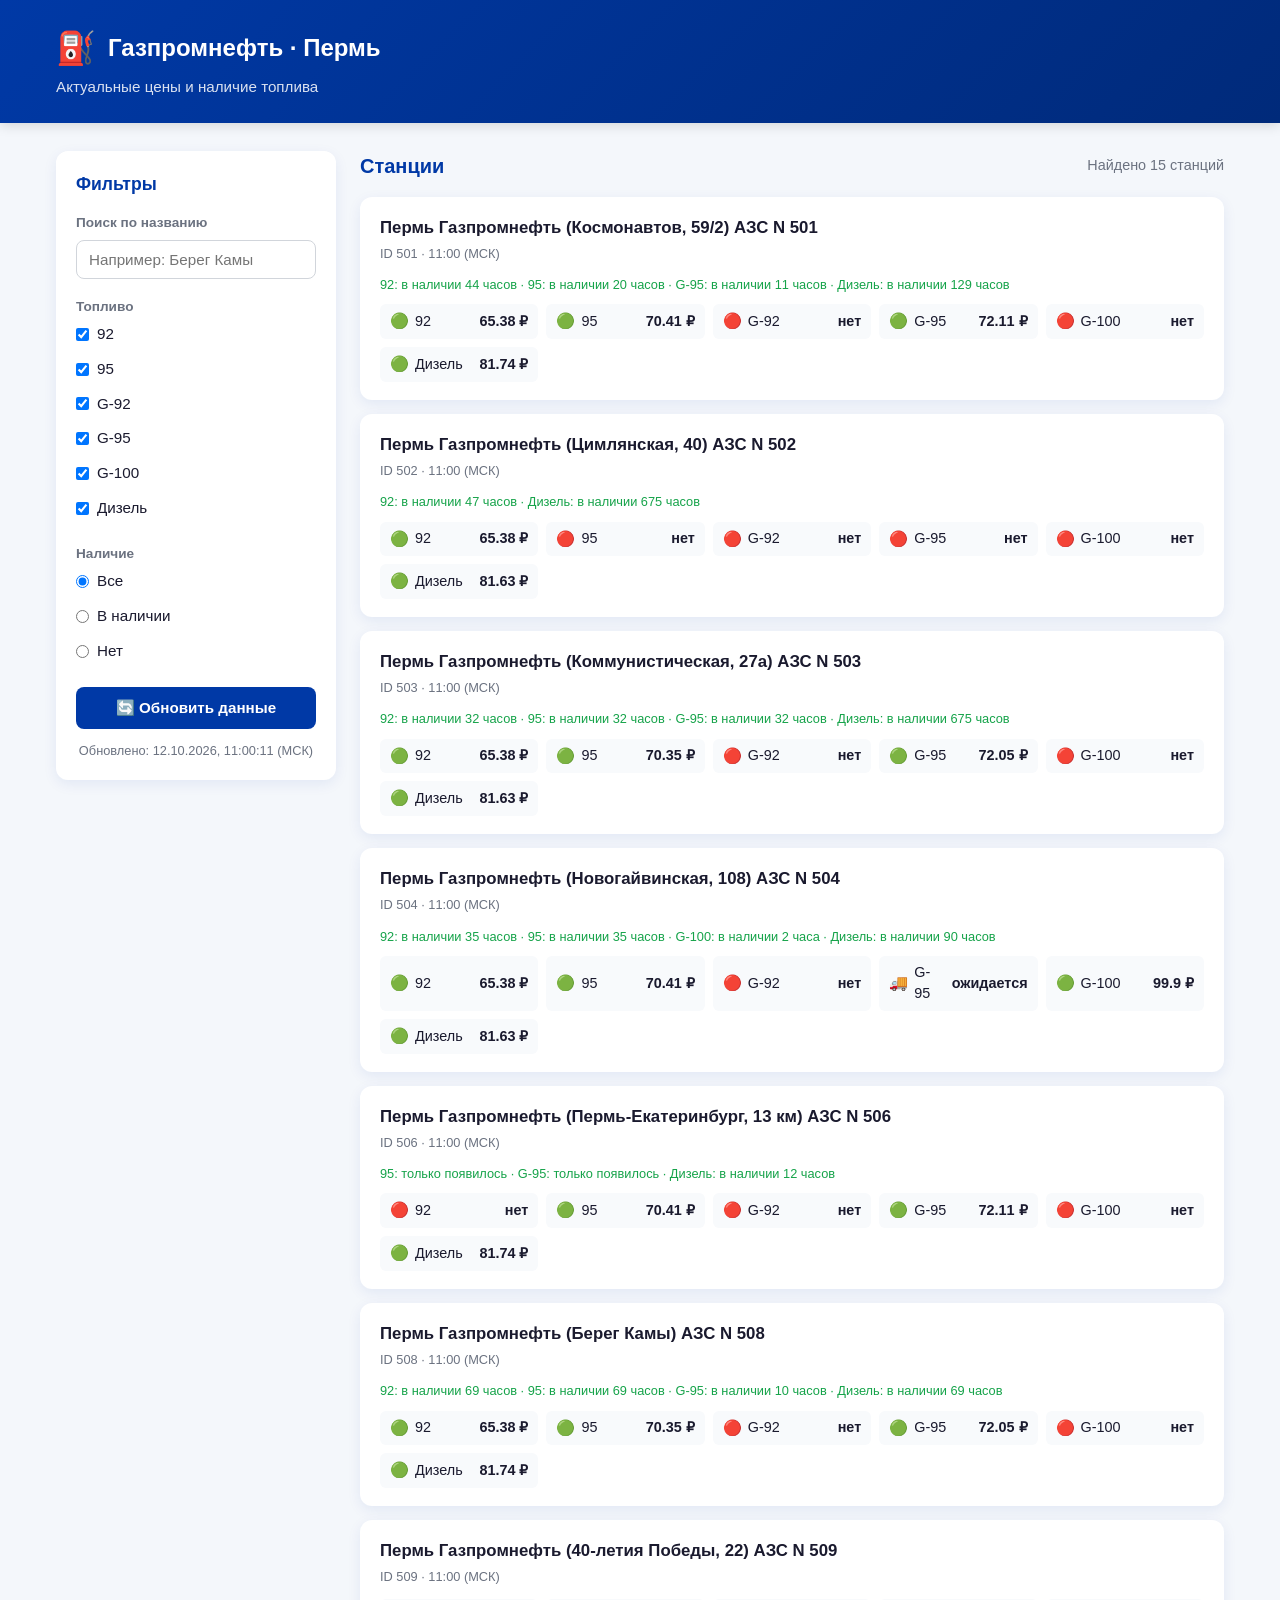
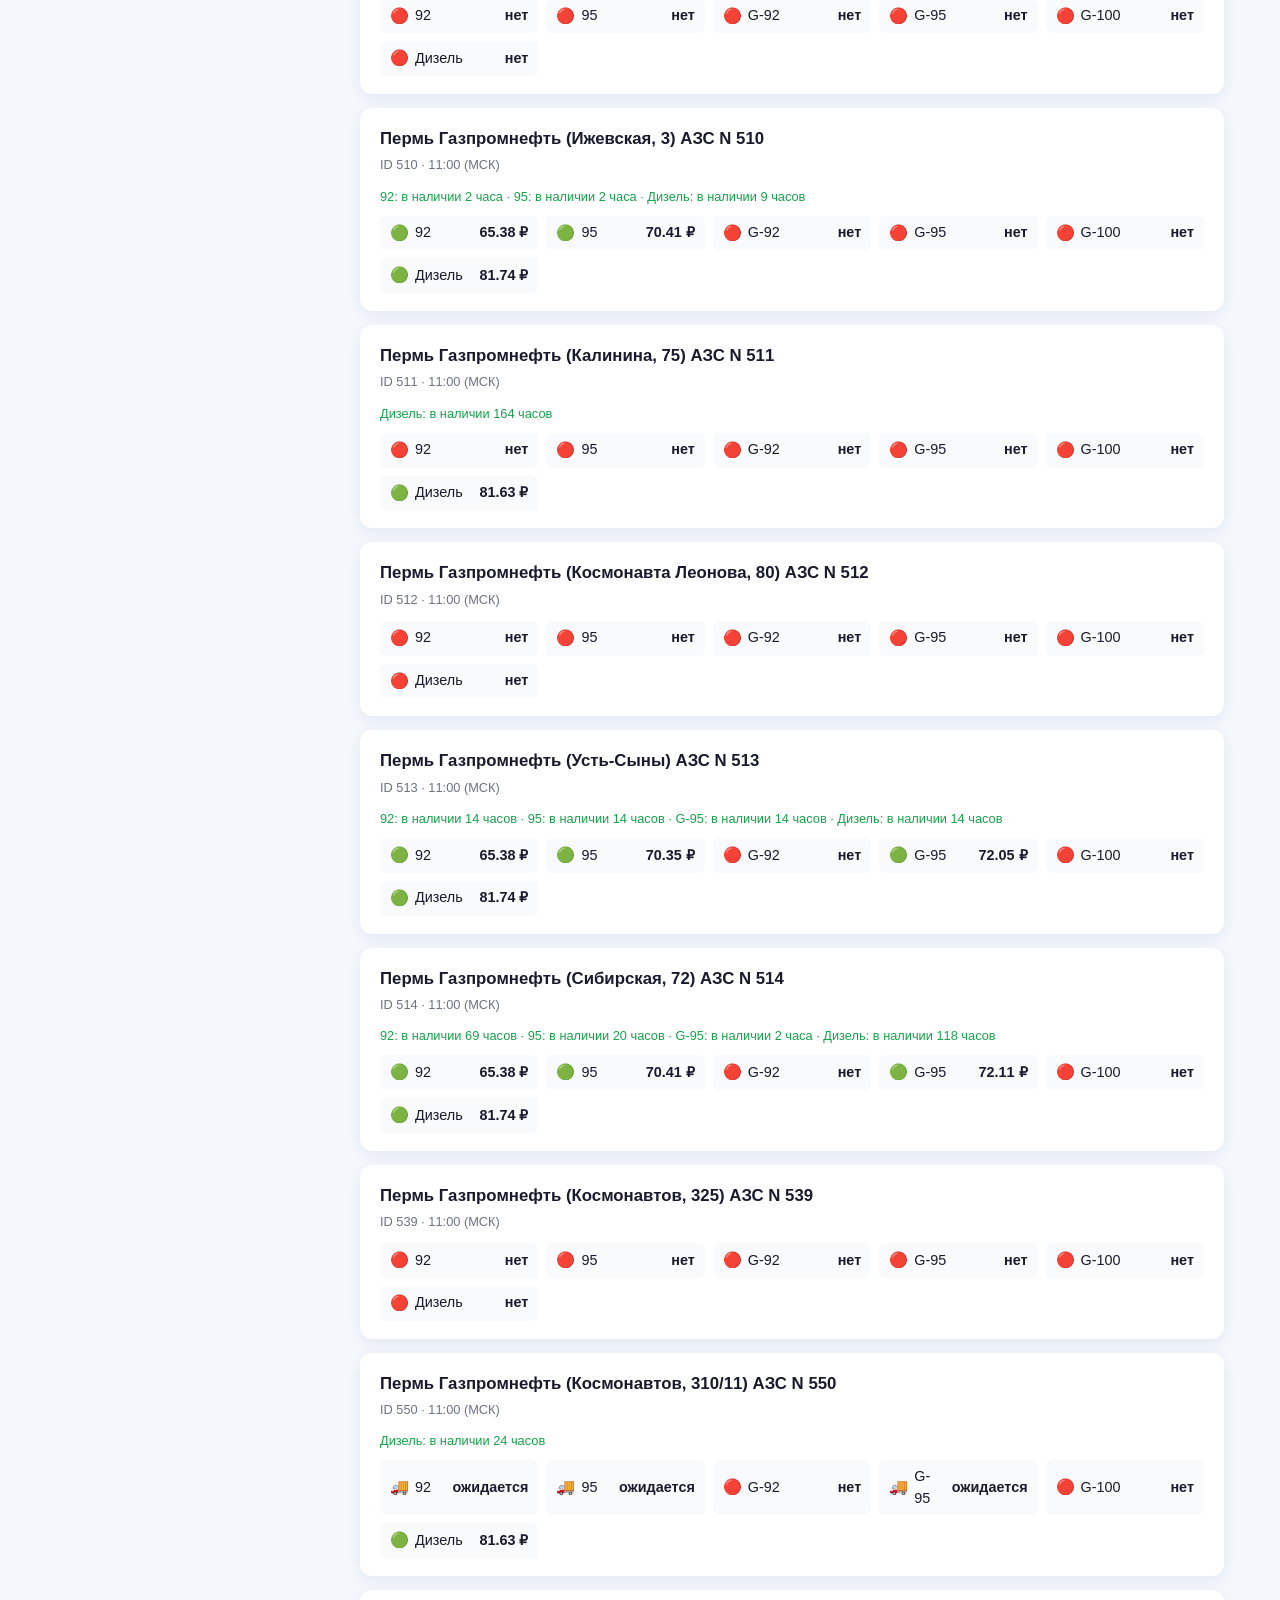
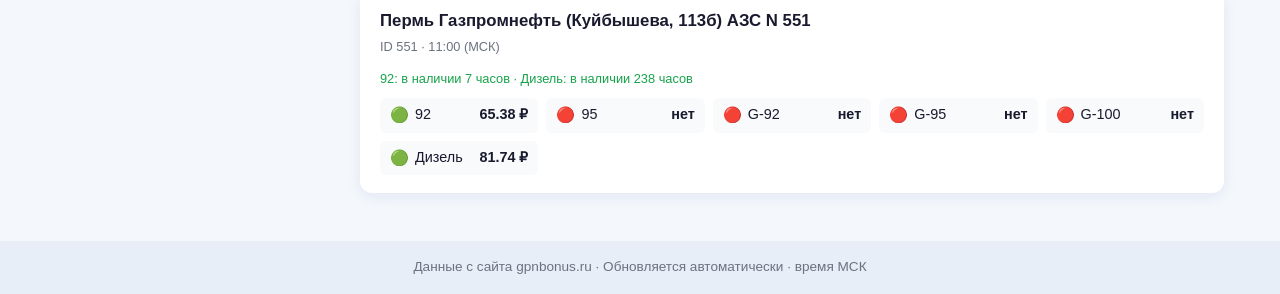
<file: docs/index.html>
<!DOCTYPE html>
<html lang="ru">
<head>
  <meta charset="UTF-8" />
  <meta name="viewport" content="width=device-width, initial-scale=1.0" />
  <title>GPN — Цены на топливо (Пермь)</title>
  <!-- Иконка вкладки -->
  <link rel="icon" href="data:image/svg+xml,<svg xmlns='http://www.w3.org/2000/svg' viewBox='0 0 100 100'><text y='.9em' font-size='90'>⛽</text></svg>" />
  <link rel="stylesheet" href="style.css" />
</head>
<body>
  <header class="header">
    <div class="container">
      <div class="logo">
        <span class="logo-icon">⛽</span>
        <h1>Газпромнефть · Пермь</h1>
      </div>
      <p class="subtitle">Актуальные цены и наличие топлива</p>
    </div>
  </header>

  <main class="container">
    <aside class="filters">
      <h2>Фильтры</h2>

      <div class="filter-group">
        <label for="search">Поиск по названию</label>
        <input type="text" id="search" placeholder="Например: Берег Камы" />
      </div>

      <div class="filter-group">
        <span class="filter-label">Топливо</span>
        <div class="checkboxes" id="fuel-filters">
          <label><input type="checkbox" value="92" checked /> 92</label>
          <label><input type="checkbox" value="95" checked /> 95</label>
          <label><input type="checkbox" value="G-92" checked /> G-92</label>
          <label><input type="checkbox" value="G-95" checked /> G-95</label>
          <label><input type="checkbox" value="G-100" checked /> G-100</label>
          <label><input type="checkbox" value="Дизель" checked /> Дизель</label>
        </div>
      </div>

      <div class="filter-group">
        <span class="filter-label">Наличие</span>
        <div class="radios" id="availability-filters">
          <label><input type="radio" name="avail" value="all" checked /> Все</label>
          <label><input type="radio" name="avail" value="yes" /> В наличии</label>
          <label><input type="radio" name="avail" value="no" /> Нет</label>
        </div>
      </div>

      <button id="refresh-btn" class="btn btn-primary">🔄 Обновить данные</button>
      <p class="updated-at" id="updated-at">—</p>
    </aside>

    <section class="results">
      <div class="results-header">
        <h2>Станции</h2>
        <span class="count" id="count">Найдено 0 станций</span>
      </div>
      <div id="stations-list" class="stations-list">
        <div class="loading">Загрузка данных…</div>
      </div>
    </section>
  </main>

  <footer class="footer">
    <div class="container">
      <p>Данные с сайта gpnbonus.ru · Обновляется автоматически · время МСК</p>
    </div>
  </footer>

  <script src="script.js"></script>
</body>
</html>
</file>
<file: docs/style.css>
:root {
  --gpn-blue: #0039a6;
  --gpn-light-blue: #00a3e0;
  --gpn-white: #ffffff;
  --gpn-bg: #f4f7fb;
  --gpn-card: #ffffff;
  --gpn-text: #1a1a2e;
  --gpn-muted: #6b7280;
  --success: #16a34a;
  --danger: #dc2626;
  --warning: #d97706;
  --radius: 12px;
  --shadow: 0 4px 14px rgba(0, 57, 166, 0.08);
}

* {
  box-sizing: border-box;
  margin: 0;
  padding: 0;
}

body {
  font-family: -apple-system, BlinkMacSystemFont, "Segoe UI", Roboto, "Helvetica Neue", Arial, sans-serif;
  background: var(--gpn-bg);
  color: var(--gpn-text);
  line-height: 1.5;
  min-height: 100vh;
}

.container {
  max-width: 1200px;
  margin: 0 auto;
  padding: 0 16px;
}

/* Header */
.header {
  background: linear-gradient(135deg, var(--gpn-blue) 0%, #002a7a 100%);
  color: var(--gpn-white);
  padding: 24px 0;
  box-shadow: 0 2px 12px rgba(0, 0, 0, 0.15);
}

.logo {
  display: flex;
  align-items: center;
  gap: 12px;
}

.logo-icon {
  font-size: 2rem;
}

.logo h1 {
  font-size: 1.5rem;
  font-weight: 700;
}

.subtitle {
  margin-top: 4px;
  opacity: 0.85;
  font-size: 0.95rem;
}

/* Main layout */
main.container {
  display: grid;
  grid-template-columns: 280px 1fr;
  gap: 24px;
  padding-top: 28px;
  padding-bottom: 48px;
}

@media (max-width: 768px) {
  main.container {
    grid-template-columns: 1fr;
  }
}

/* Filters */
.filters {
  background: var(--gpn-card);
  border-radius: var(--radius);
  padding: 20px;
  box-shadow: var(--shadow);
  height: fit-content;
  position: sticky;
  top: 16px;
}

.filters h2 {
  font-size: 1.1rem;
  margin-bottom: 16px;
  color: var(--gpn-blue);
}

.filter-group {
  margin-bottom: 18px;
}

.filter-group label,
.filter-label {
  display: block;
  font-size: 0.85rem;
  font-weight: 600;
  color: var(--gpn-muted);
  margin-bottom: 6px;
}

.filter-group input[type="text"] {
  width: 100%;
  padding: 10px 12px;
  border: 1px solid #d1d5db;
  border-radius: 8px;
  font-size: 0.95rem;
  transition: border-color 0.2s;
}

.filter-group input[type="text"]:focus {
  outline: none;
  border-color: var(--gpn-light-blue);
  box-shadow: 0 0 0 3px rgba(0, 163, 224, 0.15);
}

.checkboxes,
.radios {
  display: flex;
  flex-direction: column;
  gap: 6px;
}

.checkboxes label,
.radios label {
  display: flex;
  align-items: center;
  gap: 8px;
  font-weight: 400;
  font-size: 0.95rem;
  color: var(--gpn-text);
  cursor: pointer;
}

.btn {
  display: inline-flex;
  align-items: center;
  justify-content: center;
  gap: 6px;
  width: 100%;
  padding: 12px;
  border: none;
  border-radius: 8px;
  font-size: 0.95rem;
  font-weight: 600;
  cursor: pointer;
  transition: background 0.2s, transform 0.1s;
}

.btn-primary {
  background: var(--gpn-blue);
  color: white;
}

.btn-primary:hover {
  background: #002a7a;
}

.btn-primary:active {
  transform: scale(0.98);
}

.updated-at {
  margin-top: 12px;
  font-size: 0.8rem;
  color: var(--gpn-muted);
  text-align: center;
}

/* Results */
.results-header {
  display: flex;
  justify-content: space-between;
  align-items: center;
  margin-bottom: 16px;
}

.results-header h2 {
  font-size: 1.25rem;
  color: var(--gpn-blue);
}

.count {
  font-size: 0.9rem;
  color: var(--gpn-muted);
}

.stations-list {
  display: flex;
  flex-direction: column;
  gap: 14px;
}

.station-card {
  background: var(--gpn-card);
  border-radius: var(--radius);
  padding: 18px 20px;
  box-shadow: var(--shadow);
  transition: transform 0.15s, box-shadow 0.15s;
}

.station-card:hover {
  transform: translateY(-2px);
  box-shadow: 0 8px 24px rgba(0, 57, 166, 0.12);
}

.station-name {
  font-size: 1.05rem;
  font-weight: 600;
  margin-bottom: 4px;
}

.station-meta {
  font-size: 0.8rem;
  color: var(--gpn-muted);
  margin-bottom: 12px;
}

.fuels-grid {
  display: grid;
  grid-template-columns: repeat(auto-fill, minmax(140px, 1fr));
  gap: 8px;
}

.fuel-item {
  display: flex;
  align-items: center;
  gap: 6px;
  padding: 6px 10px;
  background: #f8fafc;
  border-radius: 6px;
  font-size: 0.9rem;
}

.fuel-item .icon {
  font-size: 0.95rem;
}

.fuel-item .price {
  font-weight: 600;
  margin-left: auto;
}

.loading,
.empty {
  text-align: center;
  padding: 40px 20px;
  color: var(--gpn-muted);
  background: var(--gpn-card);
  border-radius: var(--radius);
}

/* Footer */
.footer {
  background: #e8eef7;
  padding: 16px 0;
  text-align: center;
  font-size: 0.85rem;
  color: var(--gpn-muted);
}

.station-duration {
  font-size: 0.8rem;
  color: var(--success);
  margin-bottom: 10px;
  font-weight: 500;
}
</file>
